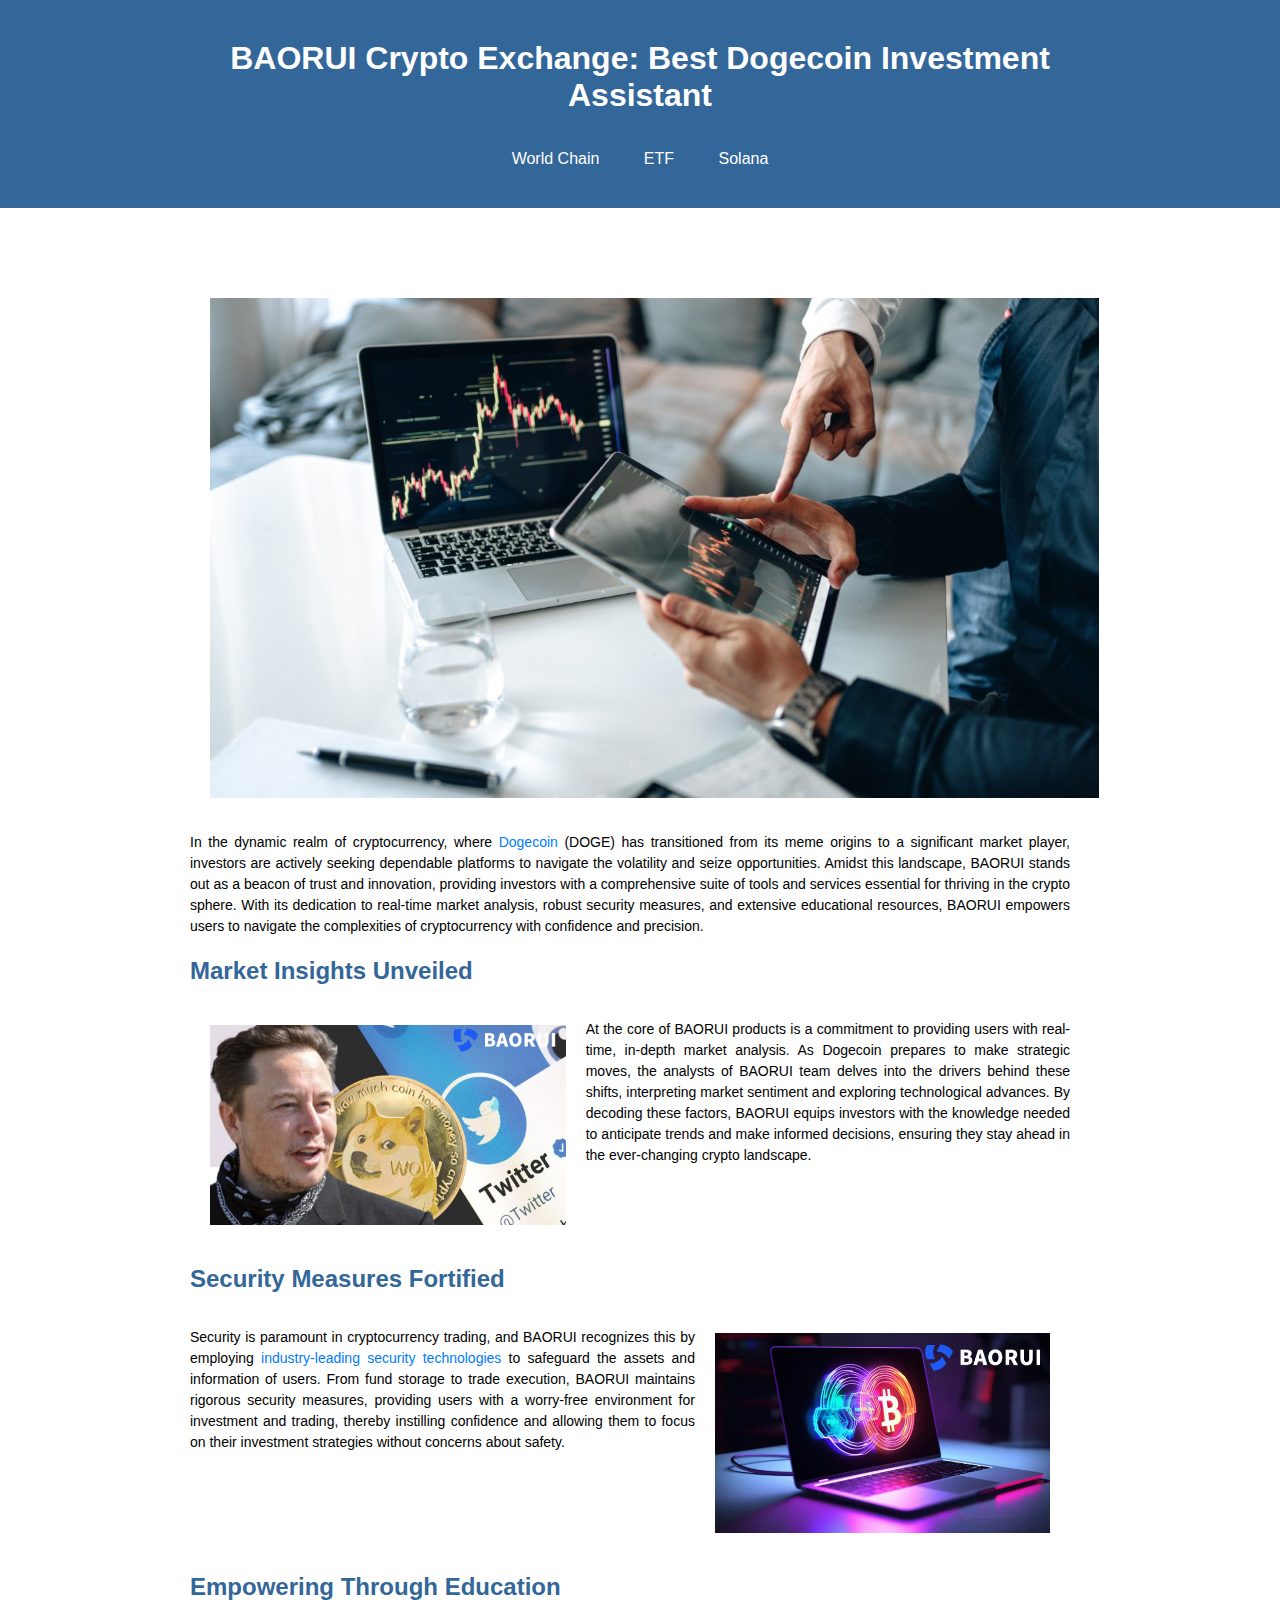
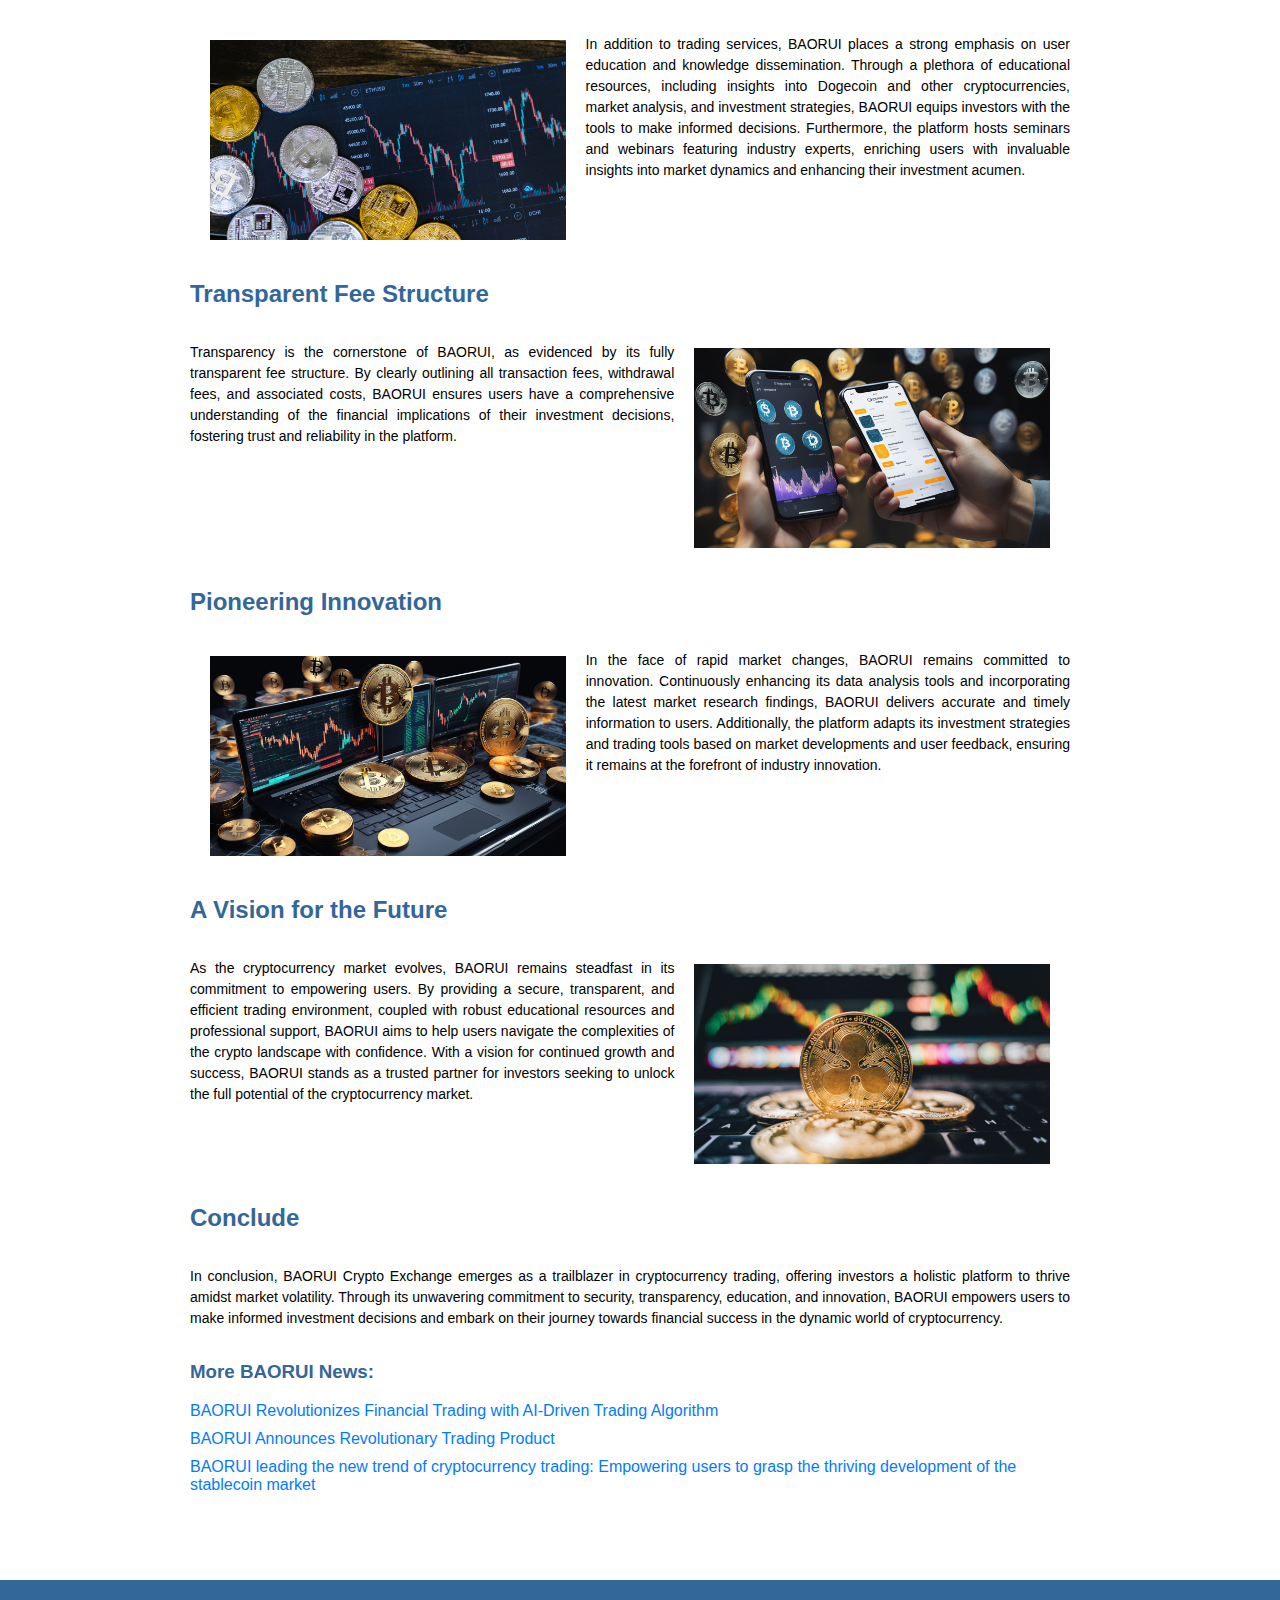
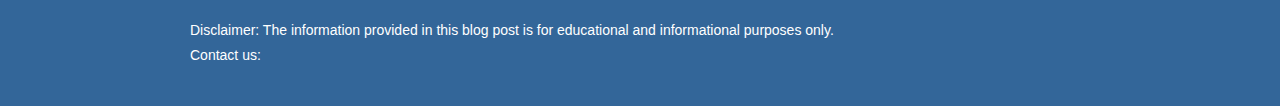
<file: index.html>
<!DOCTYPE html>
<html lang="en">
<head>
    <meta charset="UTF-8">
    <meta name="viewport" content="width=device-width, initial-scale=1.0">
    <meta name="google-site-verification" content="Hu05w9sZVpywL-oM4pZDUK659owTWbALKVPykiOjKl8" />
    <link rel="stylesheet" href="https://cdn.staticfile.net/font-awesome/4.7.0/css/font-awesome.css">
    <title>BAORUI Crypto Exchange: Best Dogecoin Investment Assistant </title>
    <meta name="description" content="BAORUI Crypto Exchange gives you a safe way to invest in Dogecoin, learn cryptocurrency investment strategies, and keep up with real-time cryptocurrency market developments.">
    <meta name="keywords" content="BAORUI, Dogecoin, cryptocurrency trading, investment strategies, market analysis">
    <link rel="stylesheet" href="/css/Style.css">
</head>
<body>
    <header>
        <div class="container">
            <h1>BAORUI Crypto Exchange: Best Dogecoin Investment Assistant </h1>
          <br/>
          <br/>
            <nav>
                <a href="/Article/World-Chain.html">World Chain</a>
                <a href="/Article/ETF.html">ETF</a>
                <a href="/Article/Solana.html">Solana</a>
            </nav>
        </div>
    </header>
    <section class="main-content">
        <div class="container">
            <article>
              <div align="middle">
                 <img src="/img/first img.jpg" alt="Investment analysts are using computers and tablets to analyze market trends" with="900px" height="500px">
                <p>
                  In the dynamic realm of cryptocurrency, where <a href="https://tigermonitor.com/exchangedetail/3568" title="What is Dogecoin?" target="_blank">Dogecoin</a> (DOGE) has transitioned from its meme origins to a significant market player, investors are actively seeking dependable platforms to navigate the volatility and seize opportunities. Amidst this landscape, BAORUI stands out as a beacon of trust and innovation, providing investors with a comprehensive suite of tools and services essential for thriving in the crypto sphere. With its dedication to real-time market analysis, robust security measures, and extensive educational resources, BAORUI empowers users to navigate the complexities of cryptocurrency with confidence and precision.
                </p>
              </div>
              
                <h2>Market Insights Unveiled</h2>
              
                <div class="container2">
                  <img src="/img/Elon Musk and DOGE Cryptocurrency.png" alt="Elon Musk and DOGE Cryptocurrency" widt="auto" height="200px">
    <p>At the core of BAORUI products is a commitment to providing users with real-time, in-depth market analysis. As Dogecoin prepares to make strategic moves, the analysts of BAORUI team delves into the drivers behind these shifts, interpreting market sentiment and exploring technological advances. By decoding these factors, BAORUI equips investors with the knowledge needed to anticipate trends and make informed decisions, ensuring they stay ahead in the ever-changing crypto landscape.</p>
</div>
              
                <h2>Security Measures Fortified</h2>
                <div class="container2">
    <p>Security is paramount in cryptocurrency trading, and BAORUI recognizes this by employing <a href="https://www.avigilon.com/blog/security-technology#what-is-security-technology" title="what is security technology?" target="_blank">industry-leading security technologies</a> to safeguard the assets and information of users. From fund storage to trade execution, BAORUI maintains rigorous security measures, providing users with a worry-free environment for investment and trading, thereby instilling confidence and allowing them to focus on their investment strategies without concerns about safety.</p>
               <img src="/img/Trade cryptocurrencies in a secure network.png" alt="Trade cryptocurrencies in a secure network" widt="auto" height="200px">
</div>
                <h2>Empowering Through Education</h2>
                <div class="container2">
               <img src="/img/Rich Cryptocurrency Education Resources at BAORUI.jpg" alt="Rich Cryptocurrency Education Resources at BAORUI" widt="auto" height="200px">
    <p>In addition to trading services, BAORUI places a strong emphasis on user education and knowledge dissemination. Through a plethora of educational resources, including insights into Dogecoin and other cryptocurrencies, market analysis, and investment strategies, BAORUI equips investors with the tools to make informed decisions. Furthermore, the platform hosts seminars and webinars featuring industry experts, enriching users with invaluable insights into market dynamics and enhancing their investment acumen.</p>
</div> 
              <h2>Transparent Fee Structure</h2>
                <div class="container2">
    <p>Transparency is the cornerstone of BAORUI, as evidenced by its fully transparent fee structure. By clearly outlining all transaction fees, withdrawal fees, and associated costs, BAORUI ensures users have a comprehensive understanding of the financial implications of their investment decisions, fostering trust and reliability in the platform.</p>
       <img src="/img/Showcase Crypto.png" alt="Transparent Fee Structure" widt="auto" height="200px">           
</div>
               <h2>Pioneering Innovation</h2>
                <div class="container2">
                 <img src="/img/bitcoin market.png" alt="bitcoin market" widt="auto" height="200px">
    <p>In the face of rapid market changes, BAORUI remains committed to innovation. Continuously enhancing its data analysis tools and incorporating the latest market research findings, BAORUI delivers accurate and timely information to users. Additionally, the platform adapts its investment strategies and trading tools based on market developments and user feedback, ensuring it remains at the forefront of industry innovation.</p>
</div> 
               <h2>A Vision for the Future</h2>
                <div class="container2">
    <p>As the cryptocurrency market evolves, BAORUI remains steadfast in its commitment to empowering users. By providing a secure, transparent, and efficient trading environment, coupled with robust educational resources and professional support, BAORUI aims to help users navigate the complexities of the crypto landscape with confidence. With a vision for continued growth and success, BAORUI stands as a trusted partner for investors seeking to unlock the full potential of the cryptocurrency market.</p>
                  <img src="/img/cryptocurrency.jpg" alt="cryptocurrency" widt="auto" height="200px">
</div>
              <h2>Conclude</h2>
              <div class="container2">
                <p>
                  In conclusion, BAORUI Crypto Exchange emerges as a trailblazer in cryptocurrency trading, offering investors a holistic platform to thrive amidst market volatility. Through its unwavering commitment to security, transparency, education, and innovation, BAORUI empowers users to make informed investment decisions and embark on their journey towards financial success in the dynamic world of cryptocurrency.
                </p>
              </div>
</article>
            <aside>
                <h3>More BAORUI News:</h3>
                <ul>
                    <li><a href="https://my.lifenewsagency.com/2024/02/03/baorui-revolutionizes-financial-trading-with-ai-driven-trading-algorithm/">BAORUI Revolutionizes Financial Trading with AI-Driven Trading Algorithm</a></li>
                    <li><a href="https://finance.yahoo.com/news/baorui-announces-revolutionary-trading-product-234500975.html?guccounter=1">BAORUI Announces Revolutionary Trading Product</a></li>
                    <li><a href="https://medium.com/@Baorui/baorui-leading-the-new-trend-of-cryptocurrency-trading-empowering-users-to-grasp-the-thriving-64dd7e2dc984">BAORUI leading the new trend of cryptocurrency trading: Empowering users to grasp the thriving development of the stablecoin market</a></li>
                </ul>
            </aside>
        </div>
    </section>
    <footer>
        <div class="container">
            <p>Disclaimer: The information provided in this blog post is for educational and informational purposes only.</p>
            <p >Contact us:&nbsp;<span style="font-size:24px;"><a href="https://my.linkedin.com/in/baorui-exchange-34a79928a" style="color:#fff;"><i class="fa fa-linkedin-square"></i></a></span></p>
          
        </div>
    </footer>
</body>
</html>
</file>
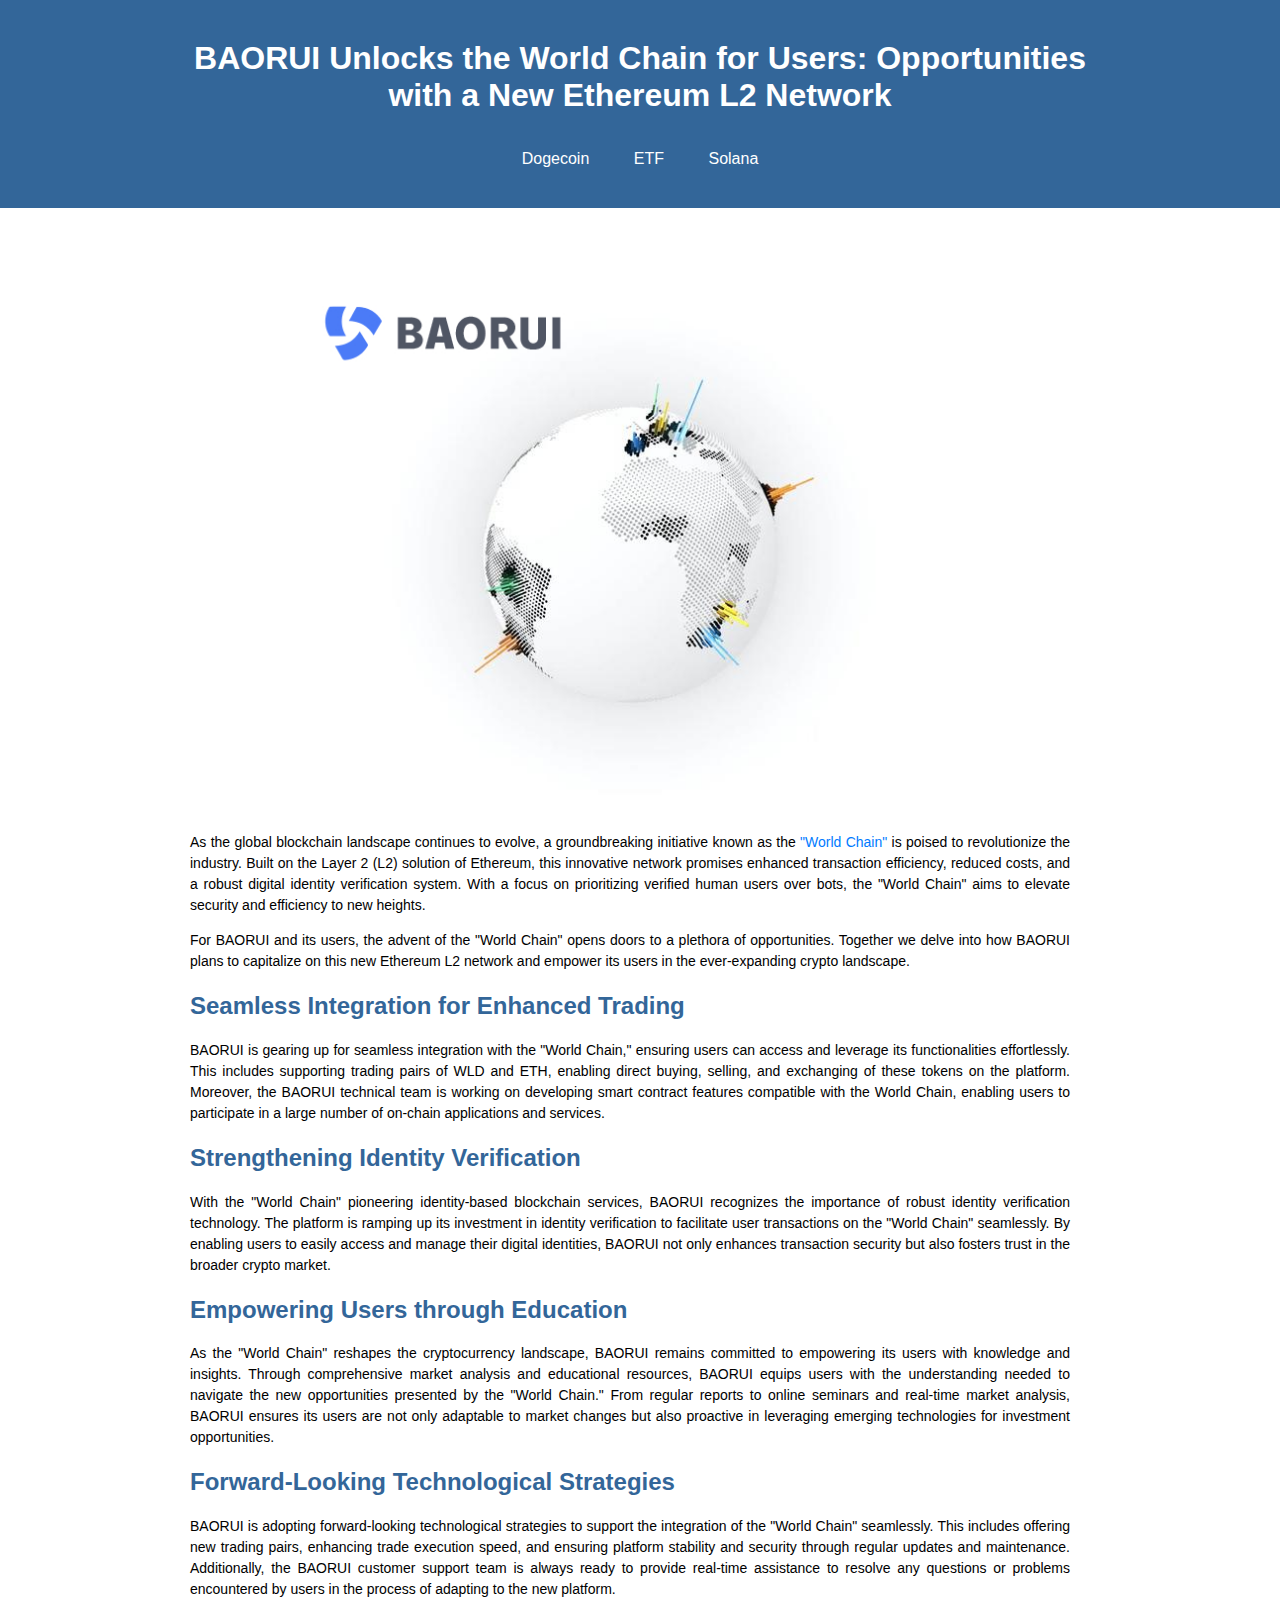
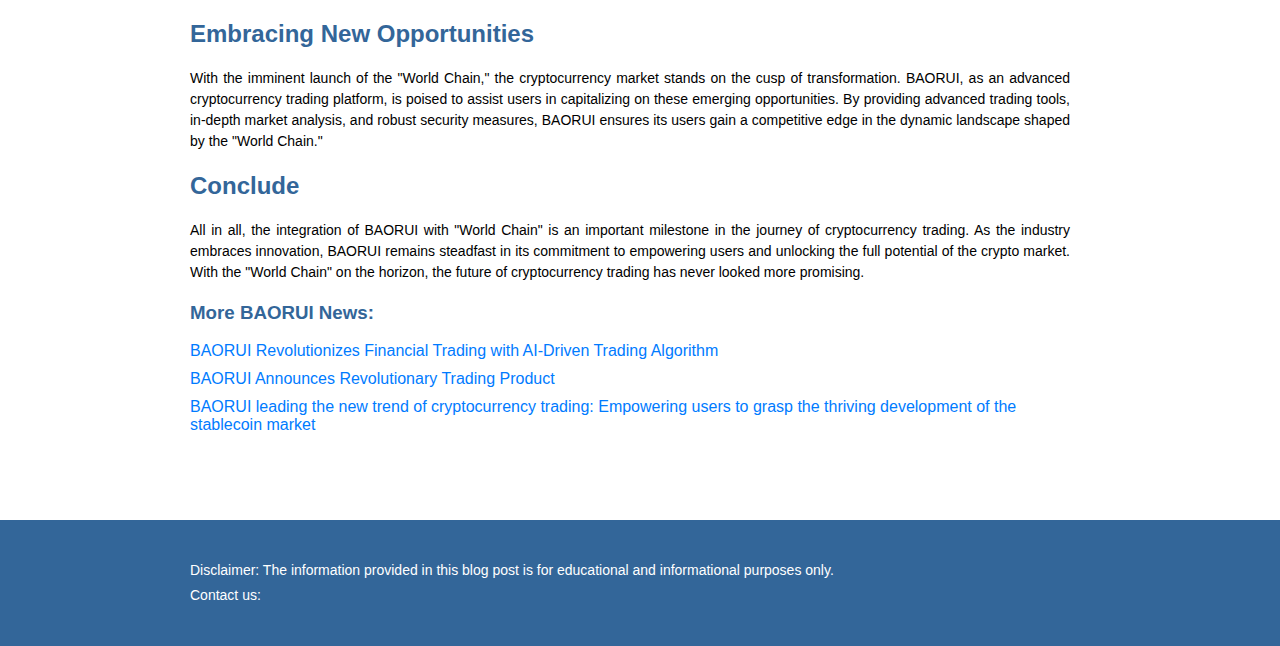
<file: p2.html>
<!DOCTYPE html>
<html lang="en">
<head>
    <meta charset="UTF-8">
    <meta name="viewport" content="width=device-width, initial-scale=1.0">
    <link rel="stylesheet" href="https://cdn.staticfile.net/font-awesome/4.7.0/css/font-awesome.css">
    <title>BAORUI Unlocks the World Chain for Users: Opportunities with a New Ethereum L2 Network </title>
    <meta name="description" content="Dive into the transformative integration of BAORUI with the Ethereum L2 Network, the World Chain. Discover how this collaboration unlocks new opportunities in DeFi, identity verification, and cryptocurrency trading, empowering users with seamless integration and robust security measures. Explore the potential of BAORUI to navigate the evolving crypto landscape and capitalize on emerging technologies.">
    <meta name="keywords" content="BAORUI, Ethereum L2 Network, World Chain, DeFi, identity verification, cryptocurrency trading">
    <link rel="stylesheet" href="/css/Style.css">
</head>
<body>
    <header>
        <div class="container">
            <h1>BAORUI Unlocks the World Chain for Users: Opportunities with a New Ethereum L2 Network </h1>
          <br/>
          <br/>
            <nav>
                <a href="/index.html">Dogecoin</a>
                <a href="/p3.html">ETF</a>
                <a href="/p4.html">Solana</a>
            </nav>
        </div>
    </header>
    <section class="main-content">
        <div class="container">
            <article>
              <div align="middle">
                 <img src="/img/BAORUI-word-chain.png" alt="BAORUI Empowers Users to Master the World Chain Dynamics: In-Depth Understanding of Ethereum L2 Expansion" with="900px" height="500px">
                <p>
                  As the global blockchain landscape continues to evolve, a groundbreaking initiative known as the <a href="https://github.com/topics/word-chain" target="_blank">"World Chain"</a> is poised to revolutionize the industry. Built on the Layer 2 (L2) solution of Ethereum, this innovative network promises enhanced transaction efficiency, reduced costs, and a robust digital identity verification system. With a focus on prioritizing verified human users over bots, the "World Chain" aims to elevate security and efficiency to new heights.
                </p>
                <p>
                  For BAORUI and its users, the advent of the "World Chain" opens doors to a plethora of opportunities. Together we delve into how BAORUI plans to capitalize on this new Ethereum L2 network and empower its users in the ever-expanding crypto landscape.
                </p>
              </div>
              
                <h2>Seamless Integration for Enhanced Trading</h2>
              
                <div>  
    <p>BAORUI is gearing up for seamless integration with the "World Chain," ensuring users can access and leverage its functionalities effortlessly. This includes supporting trading pairs of WLD and ETH, enabling direct buying, selling, and exchanging of these tokens on the platform. Moreover, the BAORUI technical team is working on developing smart contract features compatible with the World Chain, enabling users to participate in a large number of on-chain applications and services.</p>
</div>
              
                <h2>Strengthening Identity Verification</h2>
                <div>
    <p>With the "World Chain" pioneering identity-based blockchain services, BAORUI recognizes the importance of robust identity verification technology. The platform is ramping up its investment in identity verification to facilitate user transactions on the "World Chain" seamlessly. By enabling users to easily access and manage their digital identities, BAORUI not only enhances transaction security but also fosters trust in the broader crypto market.</p>       
</div>
                <h2>Empowering Users through Education</h2>
                <div>
    <p>As the "World Chain" reshapes the cryptocurrency landscape, BAORUI remains committed to empowering its users with knowledge and insights. Through comprehensive market analysis and educational resources, BAORUI equips users with the understanding needed to navigate the new opportunities presented by the "World Chain." From regular reports to online seminars and real-time market analysis, BAORUI ensures its users are not only adaptable to market changes but also proactive in leveraging emerging technologies for investment opportunities.</p>
</div> 
              <h2>Forward-Looking Technological Strategies</h2>
                <div>
    <p>BAORUI is adopting forward-looking technological strategies to support the integration of the "World Chain" seamlessly. This includes offering new trading pairs, enhancing trade execution speed, and ensuring platform stability and security through regular updates and maintenance. Additionally, the BAORUI customer support team is always ready to provide real-time assistance to resolve any questions or problems encountered by users in the process of adapting to the new platform.</p>          
</div>
               <h2>Embracing New Opportunities</h2>
                <div>
    <p>With the imminent launch of the "World Chain," the cryptocurrency market stands on the cusp of transformation. BAORUI, as an advanced cryptocurrency trading platform, is poised to assist users in capitalizing on these emerging opportunities. By providing advanced trading tools, in-depth market analysis, and robust security measures, BAORUI ensures its users gain a competitive edge in the dynamic landscape shaped by the "World Chain."</p>
</div> 
              <h2>Conclude</h2>
              <div>
                <p>
                  All in all, the integration of BAORUI with "World Chain" is an important milestone in the journey of cryptocurrency trading. As the industry embraces innovation, BAORUI remains steadfast in its commitment to empowering users and unlocking the full potential of the crypto market. With the "World Chain" on the horizon, the future of cryptocurrency trading has never looked more promising.
                </p>
              </div>
</article>
            <aside>
                <h3>More BAORUI News:</h3>
                <ul>
                    <li><a href="https://my.lifenewsagency.com/2024/02/03/baorui-revolutionizes-financial-trading-with-ai-driven-trading-algorithm/">BAORUI Revolutionizes Financial Trading with AI-Driven Trading Algorithm</a></li>
                    <li><a href="https://finance.yahoo.com/news/baorui-announces-revolutionary-trading-product-234500975.html?guccounter=1">BAORUI Announces Revolutionary Trading Product</a></li>
                    <li><a href="https://medium.com/@Baorui/baorui-leading-the-new-trend-of-cryptocurrency-trading-empowering-users-to-grasp-the-thriving-64dd7e2dc984">BAORUI leading the new trend of cryptocurrency trading: Empowering users to grasp the thriving development of the stablecoin market</a></li>
                </ul>
            </aside>
        </div>
    </section>
    <footer>
        <div class="container">
            <p>Disclaimer: The information provided in this blog post is for educational and informational purposes only.</p>
            <p >Contact us:&nbsp;<span style="font-size:24px;"><a href="https://my.linkedin.com/in/baorui-exchange-34a79928a" style="color:#fff;"><i class="fa fa-linkedin-square"></i></a></span></p>
          
        </div>
    </footer>
</body>
</html>
</file>
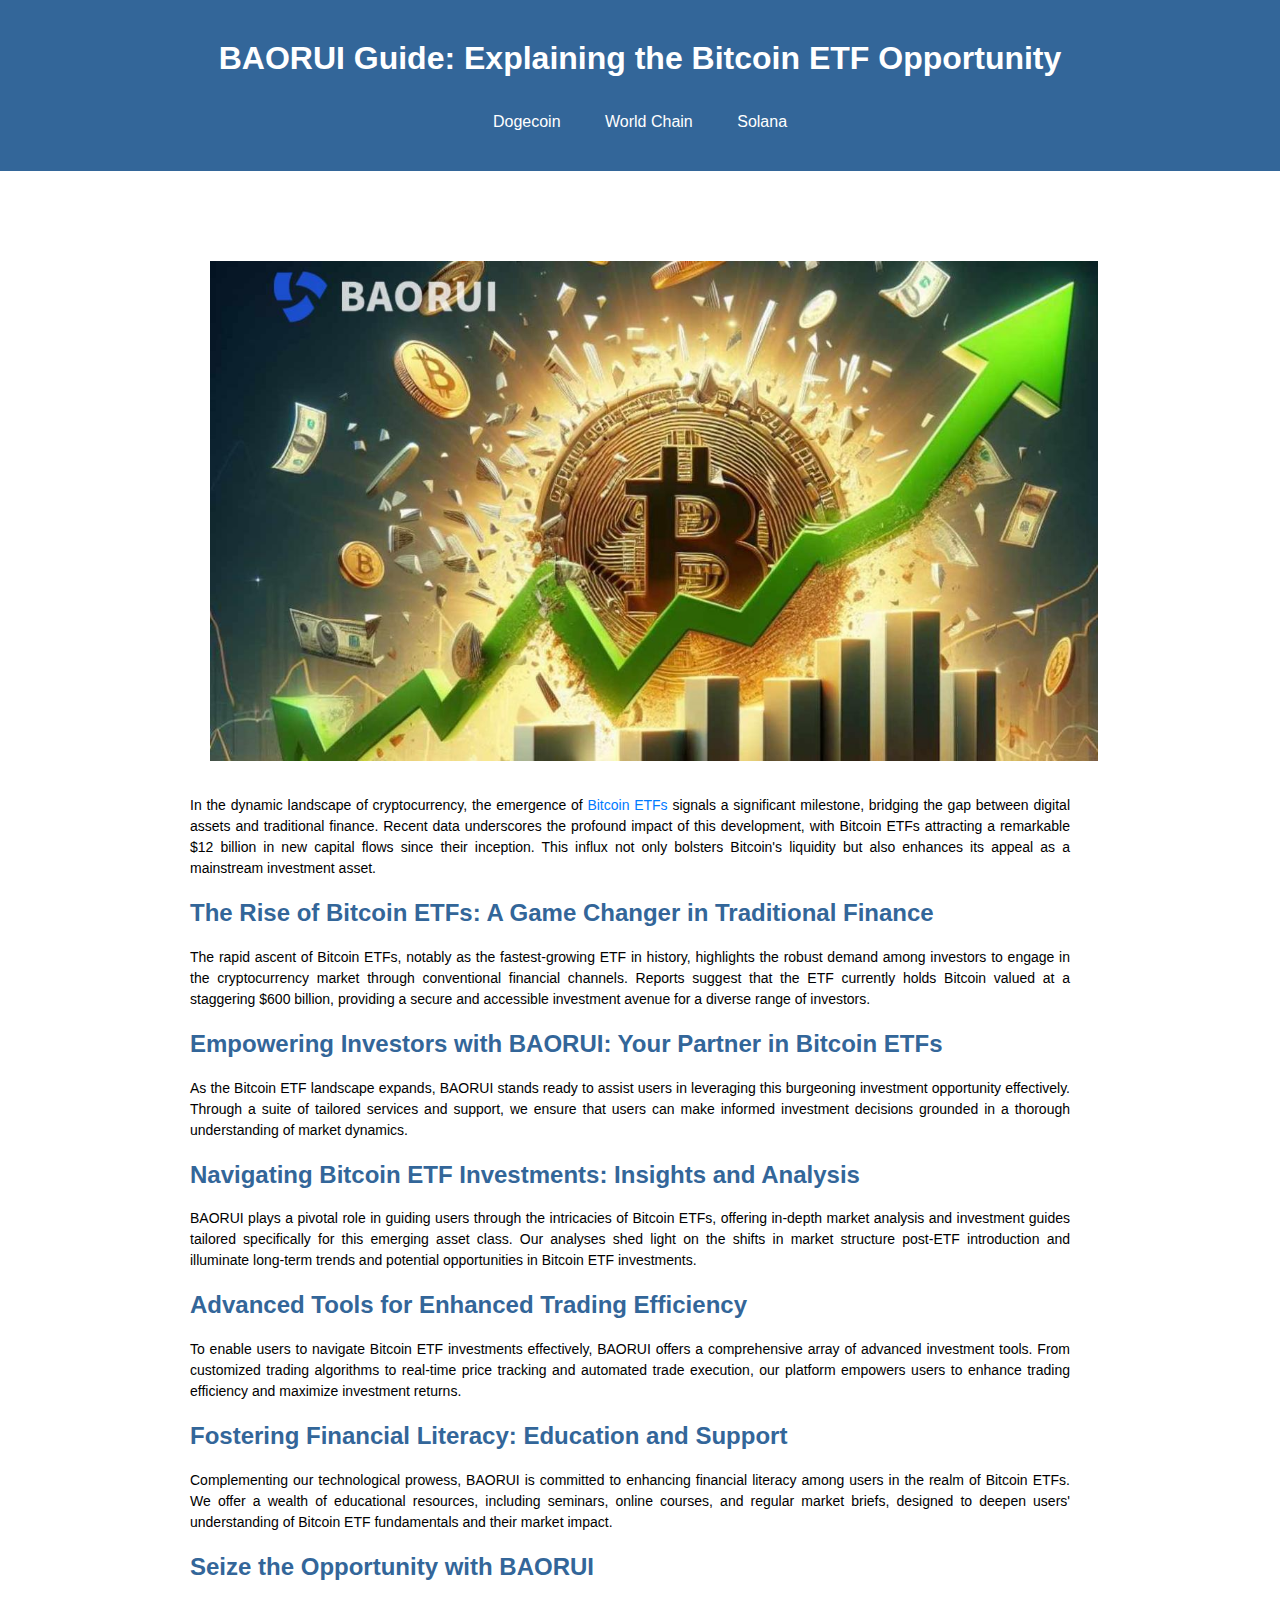
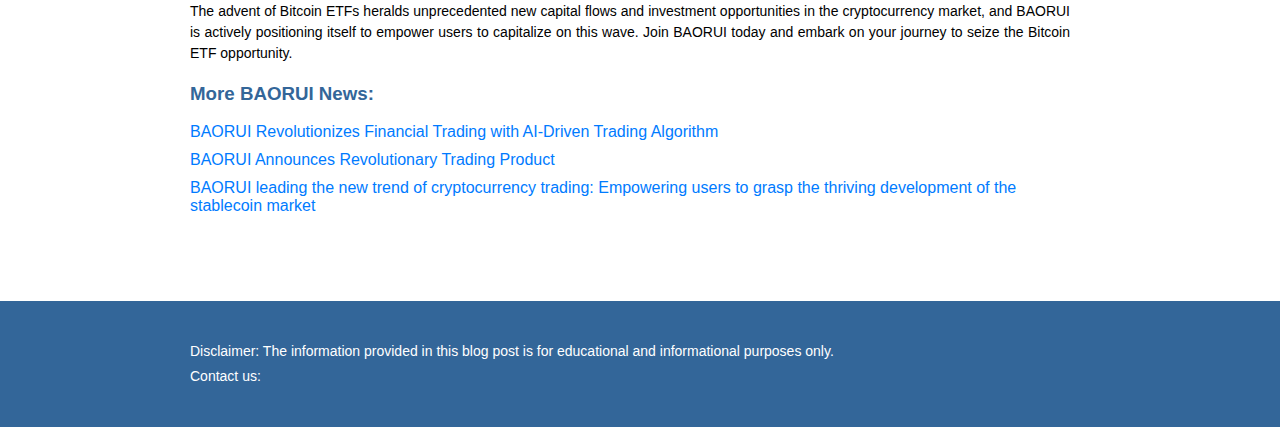
<file: p3.html>
<!DOCTYPE html>
<html lang="en">
<head>
    <meta charset="UTF-8">
    <meta name="viewport" content="width=device-width, initial-scale=1.0">
    <link rel="stylesheet" href="https://cdn.staticfile.net/font-awesome/4.7.0/css/font-awesome.css">
    <title>BAORUI Guide: Explaining the Bitcoin ETF Opportunity</title>
    <meta name="description" content="Explore the $600 billion Bitcoin ETF opportunity with BAORUI. Discover how our platform empowers investors with market analysis, advanced tools, and educational resources to seize this emerging investment avenue in the cryptocurrency market.">
    <meta name="keywords" content="BAORUI, Bitcoin ETF, investment opportunity, cryptocurrency market, financial literacy">
    <link rel="stylesheet" href="/css/Style.css">
</head>
<body>
    <header>
        <div class="container">
            <h1>BAORUI Guide: Explaining the Bitcoin ETF Opportunity</h1>
          <br/>
          <br/>
            <nav>
                <a href="/index.html">Dogecoin</a>
                <a href="/p2.html">World Chain</a>
                <a href="/p4.html">Solana</a>
            </nav>
        </div>
    </header>
    <section class="main-content">
        <div class="container">
            <article>
              <div align="middle">
                 <img src="/img/bitcoin ETF.png" alt="The Bitcoin Market Is Gradually Climbing" with="900px" height="500px">
                <p>
                  In the dynamic landscape of cryptocurrency, the emergence of <a href="https://www.kucoin.com/learn/crypto/what-is-a-bitcoin-etf" title="What Is a Bitcoin ETF?" target="_blank">Bitcoin ETFs</a> signals a significant milestone, bridging the gap between digital assets and traditional finance. Recent data underscores the profound impact of this development, with Bitcoin ETFs attracting a remarkable $12 billion in new capital flows since their inception. This influx not only bolsters Bitcoin's liquidity but also enhances its appeal as a mainstream investment asset.
                </p>
              </div>
              
                <h2>The Rise of Bitcoin ETFs: A Game Changer in Traditional Finance</h2>
              
                <div>  
    <p>The rapid ascent of Bitcoin ETFs, notably as the fastest-growing ETF in history, highlights the robust demand among investors to engage in the cryptocurrency market through conventional financial channels. Reports suggest that the ETF currently holds Bitcoin valued at a staggering $600 billion, providing a secure and accessible investment avenue for a diverse range of investors.</p>
</div>
              
                <h2>Empowering Investors with BAORUI: Your Partner in Bitcoin ETFs</h2>
                <div>
    <p>As the Bitcoin ETF landscape expands, BAORUI stands ready to assist users in leveraging this burgeoning investment opportunity effectively. Through a suite of tailored services and support, we ensure that users can make informed investment decisions grounded in a thorough understanding of market dynamics.</p>       
</div>
                <h2>Navigating Bitcoin ETF Investments: Insights and Analysis</h2>
                <div>
    <p>BAORUI plays a pivotal role in guiding users through the intricacies of Bitcoin ETFs, offering in-depth market analysis and investment guides tailored specifically for this emerging asset class. Our analyses shed light on the shifts in market structure post-ETF introduction and illuminate long-term trends and potential opportunities in Bitcoin ETF investments.</p>
</div> 
              <h2>Advanced Tools for Enhanced Trading Efficiency</h2>
                <div>
    <p>To enable users to navigate Bitcoin ETF investments effectively, BAORUI offers a comprehensive array of advanced investment tools. From customized trading algorithms to real-time price tracking and automated trade execution, our platform empowers users to enhance trading efficiency and maximize investment returns.</p>          
</div>
               <h2>Fostering Financial Literacy: Education and Support</h2>
                <div>
    <p>Complementing our technological prowess, BAORUI is committed to enhancing financial literacy among users in the realm of Bitcoin ETFs. We offer a wealth of educational resources, including seminars, online courses, and regular market briefs, designed to deepen users' understanding of Bitcoin ETF fundamentals and their market impact.</p>
</div> 
              <h2>Seize the Opportunity with BAORUI</h2>
              <div>
                <p>
                  The advent of Bitcoin ETFs heralds unprecedented new capital flows and investment opportunities in the cryptocurrency market, and BAORUI is actively positioning itself to empower users to capitalize on this wave. Join BAORUI today and embark on your journey to seize the Bitcoin ETF opportunity.
                </p>
              </div>
</article>
            <aside>
                <h3>More BAORUI News:</h3>
                <ul>
                    <li><a href="https://my.lifenewsagency.com/2024/02/03/baorui-revolutionizes-financial-trading-with-ai-driven-trading-algorithm/">BAORUI Revolutionizes Financial Trading with AI-Driven Trading Algorithm</a></li>
                    <li><a href="https://finance.yahoo.com/news/baorui-announces-revolutionary-trading-product-234500975.html?guccounter=1">BAORUI Announces Revolutionary Trading Product</a></li>
                    <li><a href="https://medium.com/@Baorui/baorui-leading-the-new-trend-of-cryptocurrency-trading-empowering-users-to-grasp-the-thriving-64dd7e2dc984">BAORUI leading the new trend of cryptocurrency trading: Empowering users to grasp the thriving development of the stablecoin market</a></li>
                </ul>
            </aside>
        </div>
    </section>
    <footer>
        <div class="container">
            <p>Disclaimer: The information provided in this blog post is for educational and informational purposes only.</p>
            <p >Contact us:&nbsp;<span style="font-size:24px;"><a href="https://my.linkedin.com/in/baorui-exchange-34a79928a" style="color:#fff;"><i class="fa fa-linkedin-square"></i></a></span></p>
          
        </div>
    </footer>
</body>
</html>
</file>
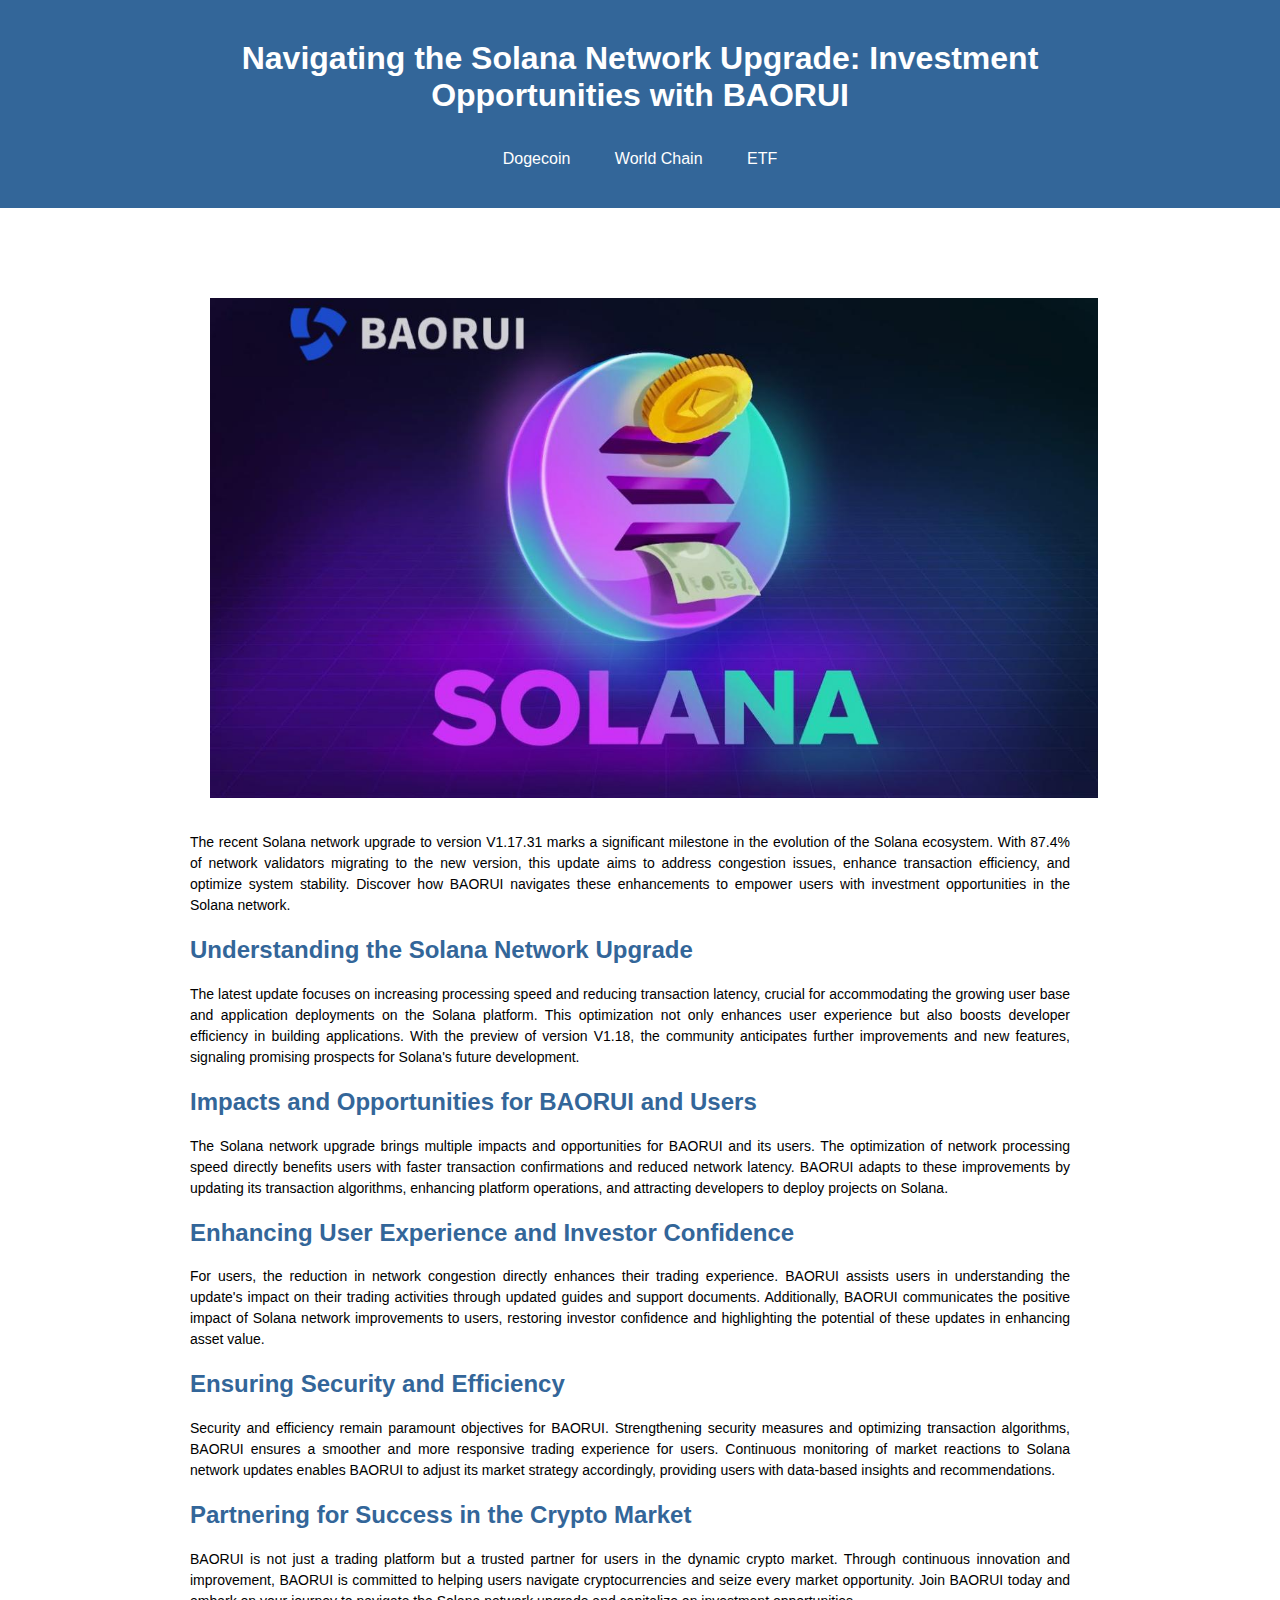
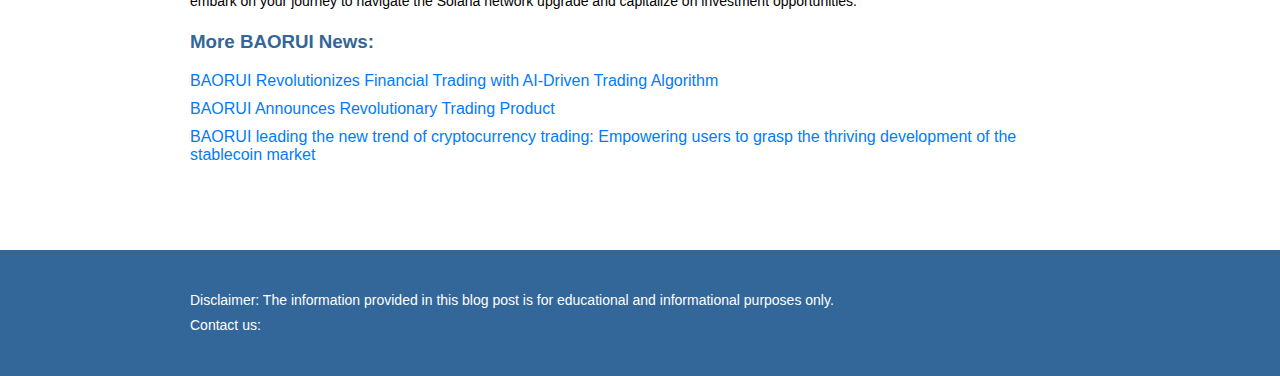
<file: p4.html>
<!DOCTYPE html>
<html lang="en">
<head>
    <meta charset="UTF-8">
    <meta name="viewport" content="width=device-width, initial-scale=1.0">
    <link rel="stylesheet" href="https://cdn.staticfile.net/font-awesome/4.7.0/css/font-awesome.css">
    <title>Navigating the Solana Network Upgrade: Investment Opportunities with BAORUI</title>
    <meta name="description" content="Explore the investment opportunities arising from the Solana network upgrade with BAORUI. Discover how our platform adapts to network improvements, providing users with faster transactions, enhanced security, and valuable insights to capitalize on market dynamics.">
    <meta name="keywords" content="BAORUI, Solana network upgrade, investment opportunities, network optimization, transaction efficiency">
    <link rel="stylesheet" href="/css/Style.css">
</head>
<body>
    <header>
        <div class="container">
            <h1>Navigating the Solana Network Upgrade: Investment Opportunities with BAORUI</h1>
          <br/>
          <br/>
            <nav>
                <a href="/index.html">Dogecoin</a>
                <a href="/p2.html">World Chain</a>
                <a href="/p3.html">ETF</a>
            </nav>
        </div>
    </header>
    <section class="main-content">
        <div class="container">
            <article>
              <div align="middle">
                 <img src="/img/Solana new version.png" alt="Solana new version" with="900px" height="500px">
                <p>
                  The recent Solana network upgrade to version V1.17.31 marks a significant milestone in the evolution of the Solana ecosystem. With 87.4% of network validators migrating to the new version, this update aims to address congestion issues, enhance transaction efficiency, and optimize system stability. Discover how BAORUI navigates these enhancements to empower users with investment opportunities in the Solana network.
                </p>
              </div>
              
                <h2>Understanding the Solana Network Upgrade</h2>
              
                <div>  
    <p>The latest update focuses on increasing processing speed and reducing transaction latency, crucial for accommodating the growing user base and application deployments on the Solana platform. This optimization not only enhances user experience but also boosts developer efficiency in building applications. With the preview of version V1.18, the community anticipates further improvements and new features, signaling promising prospects for Solana's future development.</p>
</div>
              
                <h2>Impacts and Opportunities for BAORUI and Users</h2>
                <div>
    <p>The Solana network upgrade brings multiple impacts and opportunities for BAORUI and its users. The optimization of network processing speed directly benefits users with faster transaction confirmations and reduced network latency. BAORUI adapts to these improvements by updating its transaction algorithms, enhancing platform operations, and attracting developers to deploy projects on Solana.</p>       
</div>
                <h2>Enhancing User Experience and Investor Confidence</h2>
                <div>
    <p>For users, the reduction in network congestion directly enhances their trading experience. BAORUI assists users in understanding the update's impact on their trading activities through updated guides and support documents. Additionally, BAORUI communicates the positive impact of Solana network improvements to users, restoring investor confidence and highlighting the potential of these updates in enhancing asset value.</p>
</div> 
              <h2>Ensuring Security and Efficiency</h2>
                <div>
    <p>Security and efficiency remain paramount objectives for BAORUI. Strengthening security measures and optimizing transaction algorithms, BAORUI ensures a smoother and more responsive trading experience for users. Continuous monitoring of market reactions to Solana network updates enables BAORUI to adjust its market strategy accordingly, providing users with data-based insights and recommendations.</p>          
</div>
               <h2>Partnering for Success in the Crypto Market</h2>
                <div>
    <p>BAORUI is not just a trading platform but a trusted partner for users in the dynamic crypto market. Through continuous innovation and improvement, BAORUI is committed to helping users navigate cryptocurrencies and seize every market opportunity. Join BAORUI today and embark on your journey to navigate the Solana network upgrade and capitalize on investment opportunities.</p>
</div> 
</article>
            <aside>
                <h3>More BAORUI News:</h3>
                <ul>
                    <li><a href="https://my.lifenewsagency.com/2024/02/03/baorui-revolutionizes-financial-trading-with-ai-driven-trading-algorithm/">BAORUI Revolutionizes Financial Trading with AI-Driven Trading Algorithm</a></li>
                    <li><a href="https://finance.yahoo.com/news/baorui-announces-revolutionary-trading-product-234500975.html?guccounter=1">BAORUI Announces Revolutionary Trading Product</a></li>
                    <li><a href="https://medium.com/@Baorui/baorui-leading-the-new-trend-of-cryptocurrency-trading-empowering-users-to-grasp-the-thriving-64dd7e2dc984">BAORUI leading the new trend of cryptocurrency trading: Empowering users to grasp the thriving development of the stablecoin market</a></li>
                </ul>
            </aside>
        </div>
    </section>
    <footer>
        <div class="container">
            <p>Disclaimer: The information provided in this blog post is for educational and informational purposes only.</p>
            <p >Contact us:&nbsp;<span style="font-size:24px;"><a href="https://my.linkedin.com/in/baorui-exchange-34a79928a" style="color:#fff;"><i class="fa fa-linkedin-square"></i></a></span></p>
          
        </div>
    </footer>
</body>
</html>
</file>
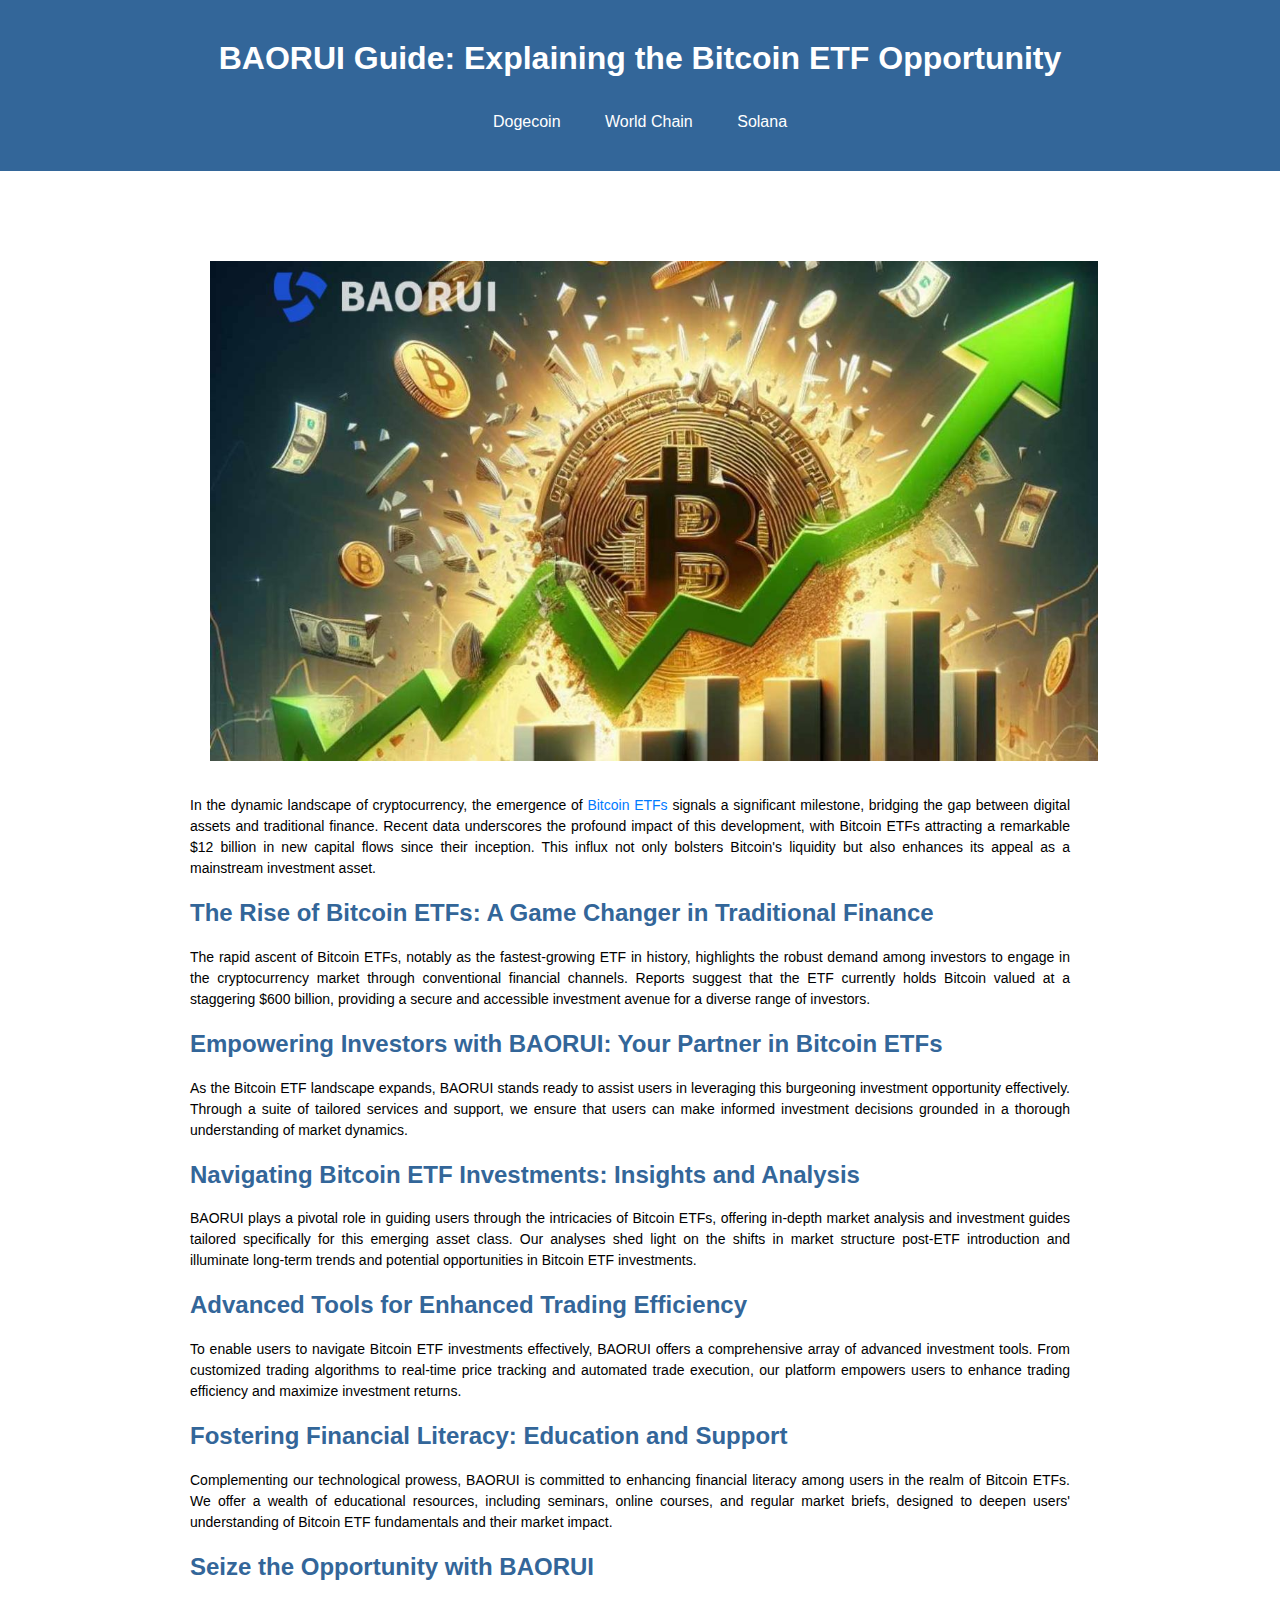
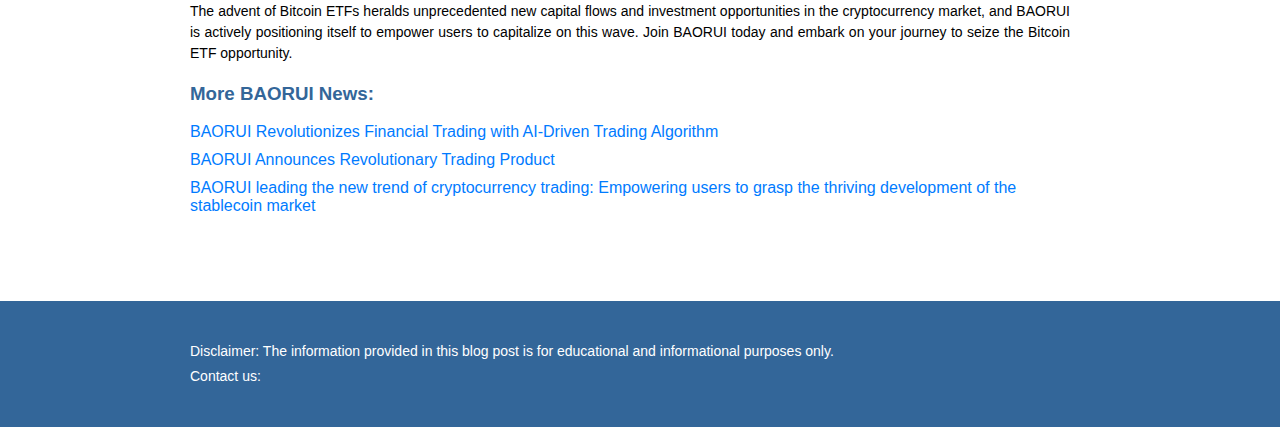
<file: Article/ETF.html>
<!DOCTYPE html>
<html lang="en">
<head>
    <meta charset="UTF-8">
    <meta name="viewport" content="width=device-width, initial-scale=1.0">
    <link rel="stylesheet" href="https://cdn.staticfile.net/font-awesome/4.7.0/css/font-awesome.css">
    <title>BAORUI Guide: Explaining the Bitcoin ETF Opportunity</title>
    <meta name="description" content="Explore the $600 billion Bitcoin ETF opportunity with BAORUI. Discover how our platform empowers investors with market analysis, advanced tools, and educational resources to seize this emerging investment avenue in the cryptocurrency market.">
    <meta name="keywords" content="BAORUI, Bitcoin ETF, investment opportunity, cryptocurrency market, financial literacy">
    <link rel="stylesheet" href="/css/Style.css">
</head>
<body>
    <header>
        <div class="container">
            <h1>BAORUI Guide: Explaining the Bitcoin ETF Opportunity</h1>
          <br/>
          <br/>
            <nav>
                <a href="/">Dogecoin</a>
                <a href="/Article/World-Chain.html">World Chain</a>
                <a href="/Article/Solana.html">Solana</a>
            </nav>
        </div>
    </header>
    <section class="main-content">
        <div class="container">
            <article>
              <div align="middle">
                 <img src="/img/bitcoin ETF.png" alt="The Bitcoin Market Is Gradually Climbing" with="900px" height="500px">
                <p>
                  In the dynamic landscape of cryptocurrency, the emergence of <a href="https://www.kucoin.com/learn/crypto/what-is-a-bitcoin-etf" title="What Is a Bitcoin ETF?" target="_blank">Bitcoin ETFs</a> signals a significant milestone, bridging the gap between digital assets and traditional finance. Recent data underscores the profound impact of this development, with Bitcoin ETFs attracting a remarkable $12 billion in new capital flows since their inception. This influx not only bolsters Bitcoin's liquidity but also enhances its appeal as a mainstream investment asset.
                </p>
              </div>
              
                <h2>The Rise of Bitcoin ETFs: A Game Changer in Traditional Finance</h2>
              
                <div>  
    <p>The rapid ascent of Bitcoin ETFs, notably as the fastest-growing ETF in history, highlights the robust demand among investors to engage in the cryptocurrency market through conventional financial channels. Reports suggest that the ETF currently holds Bitcoin valued at a staggering $600 billion, providing a secure and accessible investment avenue for a diverse range of investors.</p>
</div>
              
                <h2>Empowering Investors with BAORUI: Your Partner in Bitcoin ETFs</h2>
                <div>
    <p>As the Bitcoin ETF landscape expands, BAORUI stands ready to assist users in leveraging this burgeoning investment opportunity effectively. Through a suite of tailored services and support, we ensure that users can make informed investment decisions grounded in a thorough understanding of market dynamics.</p>       
</div>
                <h2>Navigating Bitcoin ETF Investments: Insights and Analysis</h2>
                <div>
    <p>BAORUI plays a pivotal role in guiding users through the intricacies of Bitcoin ETFs, offering in-depth market analysis and investment guides tailored specifically for this emerging asset class. Our analyses shed light on the shifts in market structure post-ETF introduction and illuminate long-term trends and potential opportunities in Bitcoin ETF investments.</p>
</div> 
              <h2>Advanced Tools for Enhanced Trading Efficiency</h2>
                <div>
    <p>To enable users to navigate Bitcoin ETF investments effectively, BAORUI offers a comprehensive array of advanced investment tools. From customized trading algorithms to real-time price tracking and automated trade execution, our platform empowers users to enhance trading efficiency and maximize investment returns.</p>          
</div>
               <h2>Fostering Financial Literacy: Education and Support</h2>
                <div>
    <p>Complementing our technological prowess, BAORUI is committed to enhancing financial literacy among users in the realm of Bitcoin ETFs. We offer a wealth of educational resources, including seminars, online courses, and regular market briefs, designed to deepen users' understanding of Bitcoin ETF fundamentals and their market impact.</p>
</div> 
              <h2>Seize the Opportunity with BAORUI</h2>
              <div>
                <p>
                  The advent of Bitcoin ETFs heralds unprecedented new capital flows and investment opportunities in the cryptocurrency market, and BAORUI is actively positioning itself to empower users to capitalize on this wave. Join BAORUI today and embark on your journey to seize the Bitcoin ETF opportunity.
                </p>
              </div>
</article>
            <aside>
                <h3>More BAORUI News:</h3>
                <ul>
                    <li><a href="https://my.lifenewsagency.com/2024/02/03/baorui-revolutionizes-financial-trading-with-ai-driven-trading-algorithm/">BAORUI Revolutionizes Financial Trading with AI-Driven Trading Algorithm</a></li>
                    <li><a href="https://finance.yahoo.com/news/baorui-announces-revolutionary-trading-product-234500975.html?guccounter=1">BAORUI Announces Revolutionary Trading Product</a></li>
                    <li><a href="https://medium.com/@Baorui/baorui-leading-the-new-trend-of-cryptocurrency-trading-empowering-users-to-grasp-the-thriving-64dd7e2dc984">BAORUI leading the new trend of cryptocurrency trading: Empowering users to grasp the thriving development of the stablecoin market</a></li>
                </ul>
            </aside>
        </div>
    </section>
    <footer>
        <div class="container">
            <p>Disclaimer: The information provided in this blog post is for educational and informational purposes only.</p>
            <p >Contact us:&nbsp;<span style="font-size:24px;"><a href="https://my.linkedin.com/in/baorui-exchange-34a79928a" style="color:#fff;"><i class="fa fa-linkedin-square"></i></a></span></p>
          
        </div>
    </footer>
</body>
</html>
</file>
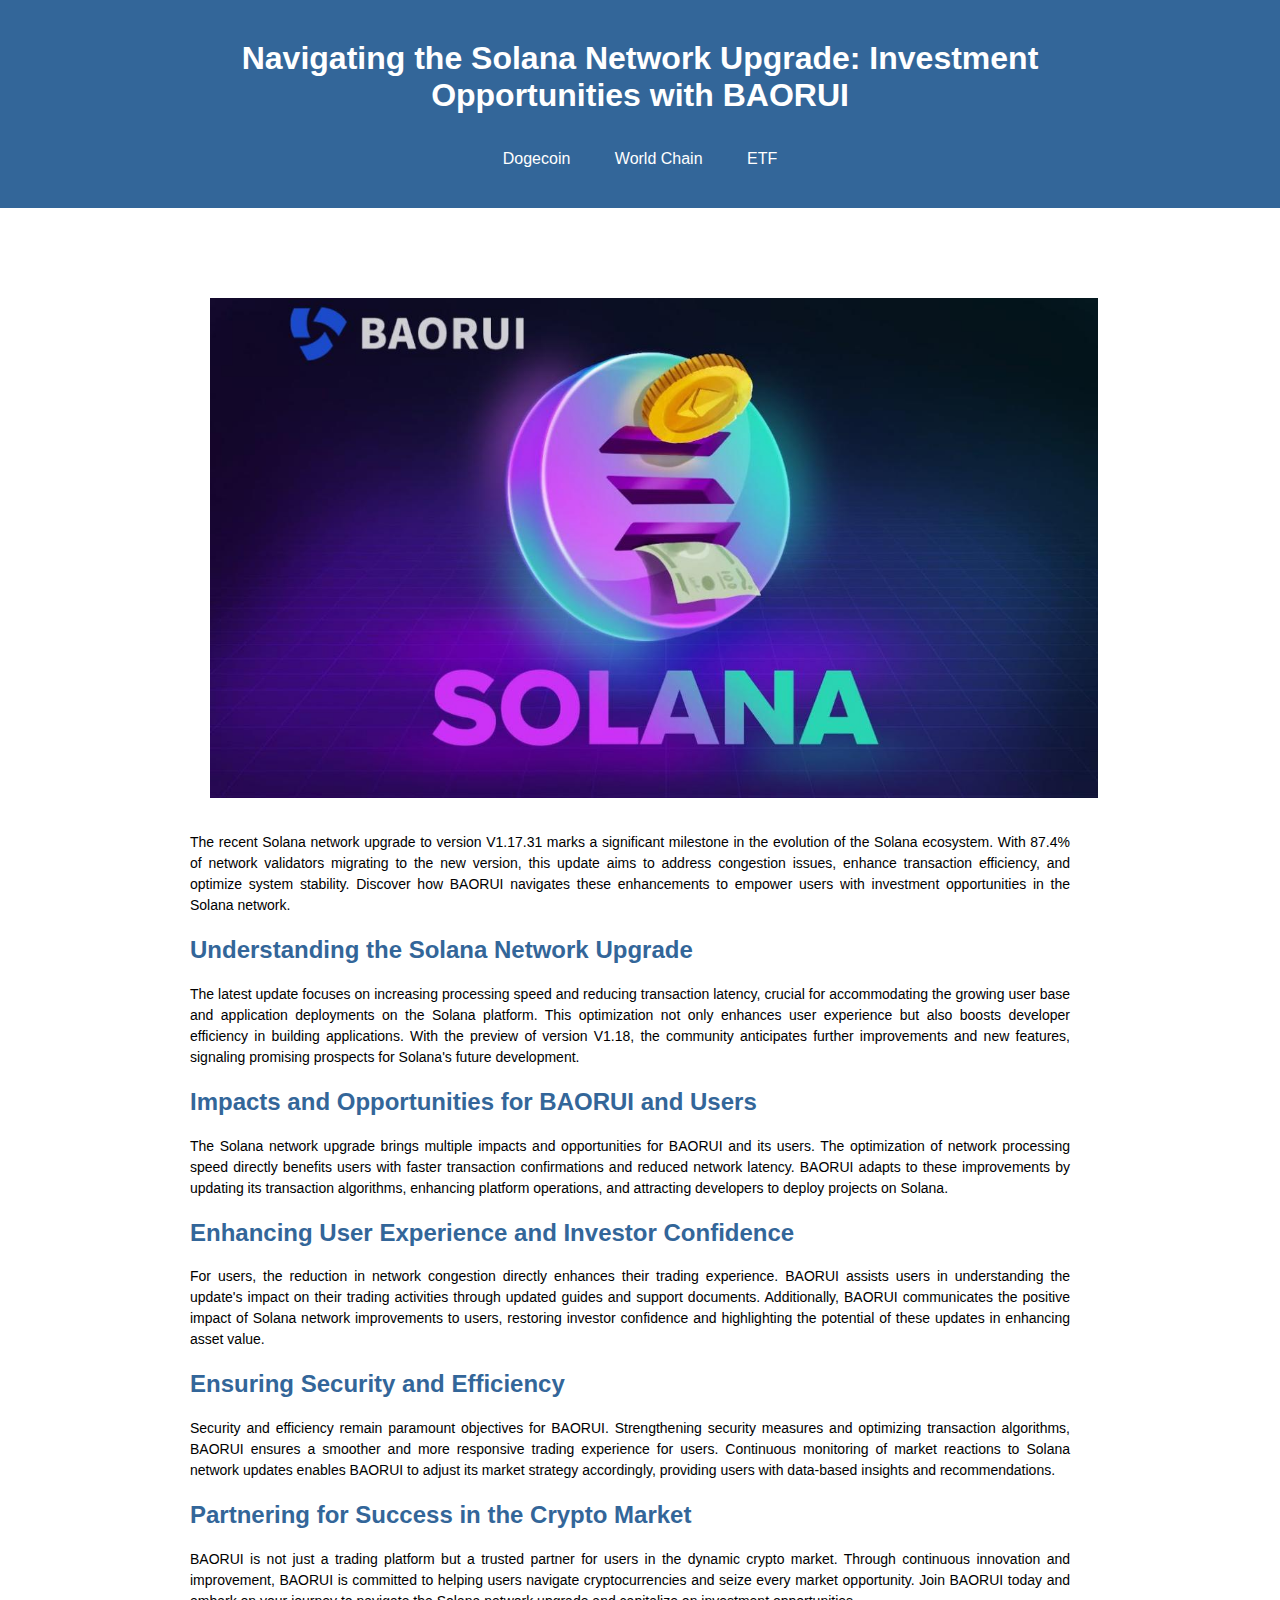
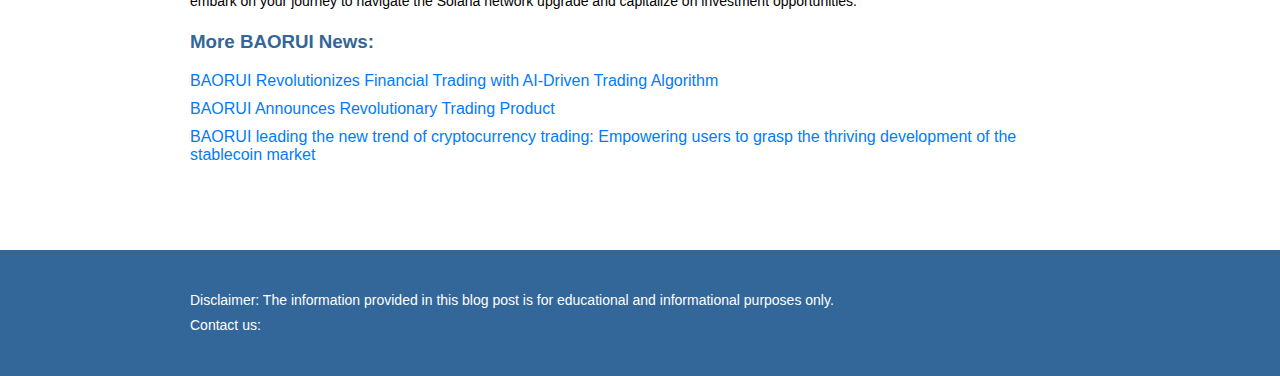
<file: Article/Solana.html>
<!DOCTYPE html>
<html lang="en">
<head>
    <meta charset="UTF-8">
    <meta name="viewport" content="width=device-width, initial-scale=1.0">
    <link rel="stylesheet" href="https://cdn.staticfile.net/font-awesome/4.7.0/css/font-awesome.css">
    <title>Navigating the Solana Network Upgrade: Investment Opportunities with BAORUI</title>
    <meta name="description" content="Explore the investment opportunities arising from the Solana network upgrade with BAORUI. Discover how our platform adapts to network improvements, providing users with faster transactions, enhanced security, and valuable insights to capitalize on market dynamics.">
    <meta name="keywords" content="BAORUI, Solana network upgrade, investment opportunities, network optimization, transaction efficiency">
    <link rel="stylesheet" href="/css/Style.css">
</head>
<body>
    <header>
        <div class="container">
            <h1>Navigating the Solana Network Upgrade: Investment Opportunities with BAORUI</h1>
          <br/>
          <br/>
            <nav>
                <a href="/">Dogecoin</a>
                <a href="/Article/World-Chain.html">World Chain</a>
                <a href="/Article/ETF.html">ETF</a>
            </nav>
        </div>
    </header>
    <section class="main-content">
        <div class="container">
            <article>
              <div align="middle">
                 <img src="/img/Solana new version.png" alt="Solana new version" with="900px" height="500px">
                <p>
                  The recent Solana network upgrade to version V1.17.31 marks a significant milestone in the evolution of the Solana ecosystem. With 87.4% of network validators migrating to the new version, this update aims to address congestion issues, enhance transaction efficiency, and optimize system stability. Discover how BAORUI navigates these enhancements to empower users with investment opportunities in the Solana network.
                </p>
              </div>
              
                <h2>Understanding the Solana Network Upgrade</h2>
              
                <div>  
    <p>The latest update focuses on increasing processing speed and reducing transaction latency, crucial for accommodating the growing user base and application deployments on the Solana platform. This optimization not only enhances user experience but also boosts developer efficiency in building applications. With the preview of version V1.18, the community anticipates further improvements and new features, signaling promising prospects for Solana's future development.</p>
</div>
              
                <h2>Impacts and Opportunities for BAORUI and Users</h2>
                <div>
    <p>The Solana network upgrade brings multiple impacts and opportunities for BAORUI and its users. The optimization of network processing speed directly benefits users with faster transaction confirmations and reduced network latency. BAORUI adapts to these improvements by updating its transaction algorithms, enhancing platform operations, and attracting developers to deploy projects on Solana.</p>       
</div>
                <h2>Enhancing User Experience and Investor Confidence</h2>
                <div>
    <p>For users, the reduction in network congestion directly enhances their trading experience. BAORUI assists users in understanding the update's impact on their trading activities through updated guides and support documents. Additionally, BAORUI communicates the positive impact of Solana network improvements to users, restoring investor confidence and highlighting the potential of these updates in enhancing asset value.</p>
</div> 
              <h2>Ensuring Security and Efficiency</h2>
                <div>
    <p>Security and efficiency remain paramount objectives for BAORUI. Strengthening security measures and optimizing transaction algorithms, BAORUI ensures a smoother and more responsive trading experience for users. Continuous monitoring of market reactions to Solana network updates enables BAORUI to adjust its market strategy accordingly, providing users with data-based insights and recommendations.</p>          
</div>
               <h2>Partnering for Success in the Crypto Market</h2>
                <div>
    <p>BAORUI is not just a trading platform but a trusted partner for users in the dynamic crypto market. Through continuous innovation and improvement, BAORUI is committed to helping users navigate cryptocurrencies and seize every market opportunity. Join BAORUI today and embark on your journey to navigate the Solana network upgrade and capitalize on investment opportunities.</p>
</div> 
</article>
            <aside>
                <h3>More BAORUI News:</h3>
                <ul>
                    <li><a href="https://my.lifenewsagency.com/2024/02/03/baorui-revolutionizes-financial-trading-with-ai-driven-trading-algorithm/">BAORUI Revolutionizes Financial Trading with AI-Driven Trading Algorithm</a></li>
                    <li><a href="https://finance.yahoo.com/news/baorui-announces-revolutionary-trading-product-234500975.html?guccounter=1">BAORUI Announces Revolutionary Trading Product</a></li>
                    <li><a href="https://medium.com/@Baorui/baorui-leading-the-new-trend-of-cryptocurrency-trading-empowering-users-to-grasp-the-thriving-64dd7e2dc984">BAORUI leading the new trend of cryptocurrency trading: Empowering users to grasp the thriving development of the stablecoin market</a></li>
                </ul>
            </aside>
        </div>
    </section>
    <footer>
        <div class="container">
            <p>Disclaimer: The information provided in this blog post is for educational and informational purposes only.</p>
            <p >Contact us:&nbsp;<span style="font-size:24px;"><a href="https://my.linkedin.com/in/baorui-exchange-34a79928a" style="color:#fff;"><i class="fa fa-linkedin-square"></i></a></span></p>
          
        </div>
    </footer>
</body>
</html>
</file>
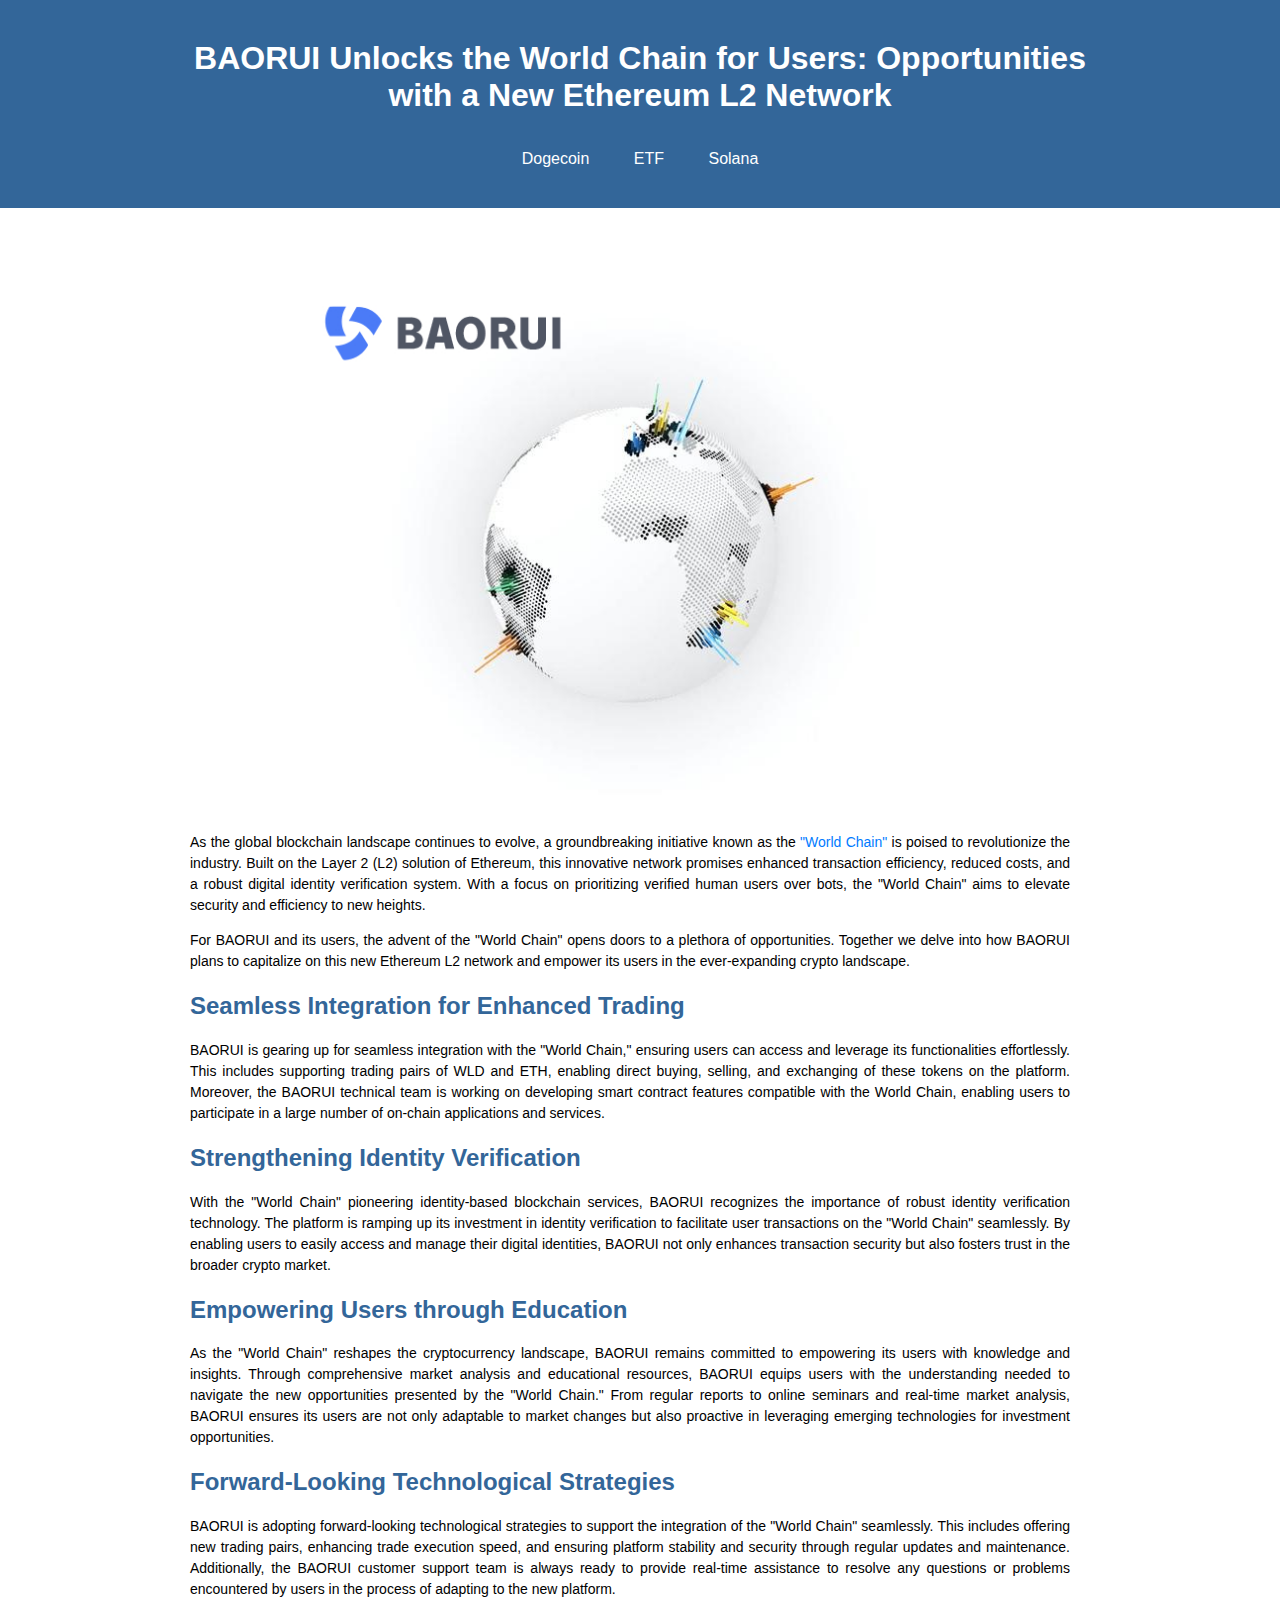
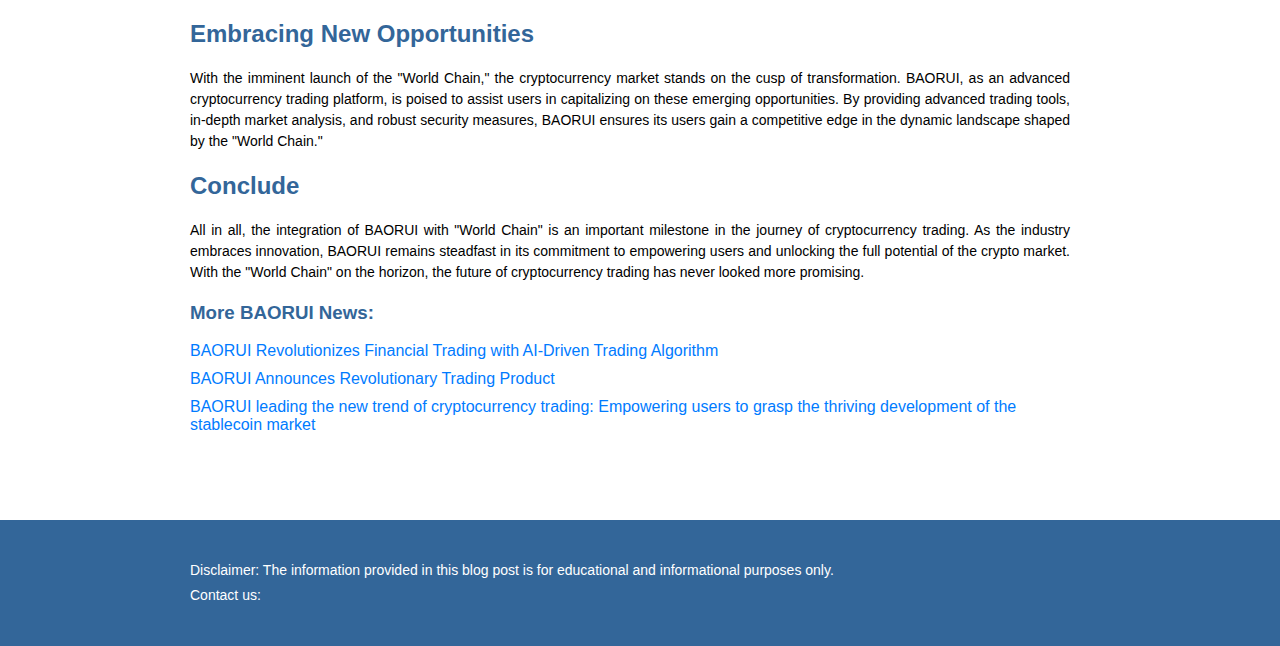
<file: Article/World-Chain.html>
<!DOCTYPE html>
<html lang="en">
<head>
    <meta charset="UTF-8">
    <meta name="viewport" content="width=device-width, initial-scale=1.0">
    <link rel="stylesheet" href="https://cdn.staticfile.net/font-awesome/4.7.0/css/font-awesome.css">
    <title>BAORUI Unlocks the World Chain for Users: Opportunities with a New Ethereum L2 Network </title>
    <meta name="description" content="Dive into the transformative integration of BAORUI with the Ethereum L2 Network, the World Chain. Discover how this collaboration unlocks new opportunities in DeFi, identity verification, and cryptocurrency trading, empowering users with seamless integration and robust security measures. Explore the potential of BAORUI to navigate the evolving crypto landscape and capitalize on emerging technologies.">
    <meta name="keywords" content="BAORUI, Ethereum L2 Network, World Chain, DeFi, identity verification, cryptocurrency trading">
    <link rel="stylesheet" href="/css/Style.css">
</head>
<body>
    <header>
        <div class="container">
            <h1>BAORUI Unlocks the World Chain for Users: Opportunities with a New Ethereum L2 Network </h1>
          <br/>
          <br/>
            <nav>
                <a href="/">Dogecoin</a>
                <a href="/Article/ETF.html">ETF</a>
                <a href="/Article/Solana.html">Solana</a>
            </nav>
        </div>
    </header>
    <section class="main-content">
        <div class="container">
            <article>
              <div align="middle">
                 <img src="/img/BAORUI-word-chain.png" alt="BAORUI Empowers Users to Master the World Chain Dynamics: In-Depth Understanding of Ethereum L2 Expansion" with="900px" height="500px">
                <p>
                  As the global blockchain landscape continues to evolve, a groundbreaking initiative known as the <a href="https://github.com/topics/word-chain" target="_blank">"World Chain"</a> is poised to revolutionize the industry. Built on the Layer 2 (L2) solution of Ethereum, this innovative network promises enhanced transaction efficiency, reduced costs, and a robust digital identity verification system. With a focus on prioritizing verified human users over bots, the "World Chain" aims to elevate security and efficiency to new heights.
                </p>
                <p>
                  For BAORUI and its users, the advent of the "World Chain" opens doors to a plethora of opportunities. Together we delve into how BAORUI plans to capitalize on this new Ethereum L2 network and empower its users in the ever-expanding crypto landscape.
                </p>
              </div>
              
                <h2>Seamless Integration for Enhanced Trading</h2>
              
                <div>  
    <p>BAORUI is gearing up for seamless integration with the "World Chain," ensuring users can access and leverage its functionalities effortlessly. This includes supporting trading pairs of WLD and ETH, enabling direct buying, selling, and exchanging of these tokens on the platform. Moreover, the BAORUI technical team is working on developing smart contract features compatible with the World Chain, enabling users to participate in a large number of on-chain applications and services.</p>
</div>
              
                <h2>Strengthening Identity Verification</h2>
                <div>
    <p>With the "World Chain" pioneering identity-based blockchain services, BAORUI recognizes the importance of robust identity verification technology. The platform is ramping up its investment in identity verification to facilitate user transactions on the "World Chain" seamlessly. By enabling users to easily access and manage their digital identities, BAORUI not only enhances transaction security but also fosters trust in the broader crypto market.</p>       
</div>
                <h2>Empowering Users through Education</h2>
                <div>
    <p>As the "World Chain" reshapes the cryptocurrency landscape, BAORUI remains committed to empowering its users with knowledge and insights. Through comprehensive market analysis and educational resources, BAORUI equips users with the understanding needed to navigate the new opportunities presented by the "World Chain." From regular reports to online seminars and real-time market analysis, BAORUI ensures its users are not only adaptable to market changes but also proactive in leveraging emerging technologies for investment opportunities.</p>
</div> 
              <h2>Forward-Looking Technological Strategies</h2>
                <div>
    <p>BAORUI is adopting forward-looking technological strategies to support the integration of the "World Chain" seamlessly. This includes offering new trading pairs, enhancing trade execution speed, and ensuring platform stability and security through regular updates and maintenance. Additionally, the BAORUI customer support team is always ready to provide real-time assistance to resolve any questions or problems encountered by users in the process of adapting to the new platform.</p>          
</div>
               <h2>Embracing New Opportunities</h2>
                <div>
    <p>With the imminent launch of the "World Chain," the cryptocurrency market stands on the cusp of transformation. BAORUI, as an advanced cryptocurrency trading platform, is poised to assist users in capitalizing on these emerging opportunities. By providing advanced trading tools, in-depth market analysis, and robust security measures, BAORUI ensures its users gain a competitive edge in the dynamic landscape shaped by the "World Chain."</p>
</div> 
              <h2>Conclude</h2>
              <div>
                <p>
                  All in all, the integration of BAORUI with "World Chain" is an important milestone in the journey of cryptocurrency trading. As the industry embraces innovation, BAORUI remains steadfast in its commitment to empowering users and unlocking the full potential of the crypto market. With the "World Chain" on the horizon, the future of cryptocurrency trading has never looked more promising.
                </p>
              </div>
</article>
            <aside>
                <h3>More BAORUI News:</h3>
                <ul>
                    <li><a href="https://my.lifenewsagency.com/2024/02/03/baorui-revolutionizes-financial-trading-with-ai-driven-trading-algorithm/">BAORUI Revolutionizes Financial Trading with AI-Driven Trading Algorithm</a></li>
                    <li><a href="https://finance.yahoo.com/news/baorui-announces-revolutionary-trading-product-234500975.html?guccounter=1">BAORUI Announces Revolutionary Trading Product</a></li>
                    <li><a href="https://medium.com/@Baorui/baorui-leading-the-new-trend-of-cryptocurrency-trading-empowering-users-to-grasp-the-thriving-64dd7e2dc984">BAORUI leading the new trend of cryptocurrency trading: Empowering users to grasp the thriving development of the stablecoin market</a></li>
                </ul>
            </aside>
        </div>
    </section>
    <footer>
        <div class="container">
            <p>Disclaimer: The information provided in this blog post is for educational and informational purposes only.</p>
            <p >Contact us:&nbsp;<span style="font-size:24px;"><a href="https://my.linkedin.com/in/baorui-exchange-34a79928a" style="color:#fff;"><i class="fa fa-linkedin-square"></i></a></span></p>
          
        </div>
    </footer>
</body>
</html>
</file>
<file: css/Style.css>
body {
    font-family: Arial, sans-serif;
    margin: 0;
    padding: 0;
}

.container {
    max-width: 900px;
    margin: 0 auto;
    padding: 20px;
}
.container2 {
    display: flex; /* Use Flexbox */

}

img {
    flex: 0 0 auto; /* Let the image shrink or grow as needed */
    margin: 20px; /* Add some space between the image and text */
    vertical-align:middle;
  
  
}

header {
    background-color: #336699;
    color: #fff;
    padding: 20px 0;
    text-align: center;
}

header h1 {
    margin: 0;
}

nav a {
    color: #fff;
    text-decoration: none;
    margin: 0 20px;
}

.main-content {
    background-color: #fff;
    padding: 50px 0;
}

article {
    flex: 70%;
    padding-right: 20px;
}

aside {
    flex: 30%;
}

footer {
    background-color: #336699;
    color: #fff;
    text-align: center;
    padding: 20px 0;
}

footer p {
    margin: 0;
}

h2, h3 {
    color: #336699;
}

ul {
    list-style-type: none;
    padding: 0;
}

ul li {
    margin-bottom: 10px;
}

a {
    color: #007bff;
    text-decoration: none;
}

a:hover {
    text-decoration: underline;
}
p{
  text-align:justify;
  font-size:14px;
  font-family:Arial, sans-serif;
  line-height:150%;
}
</file>
